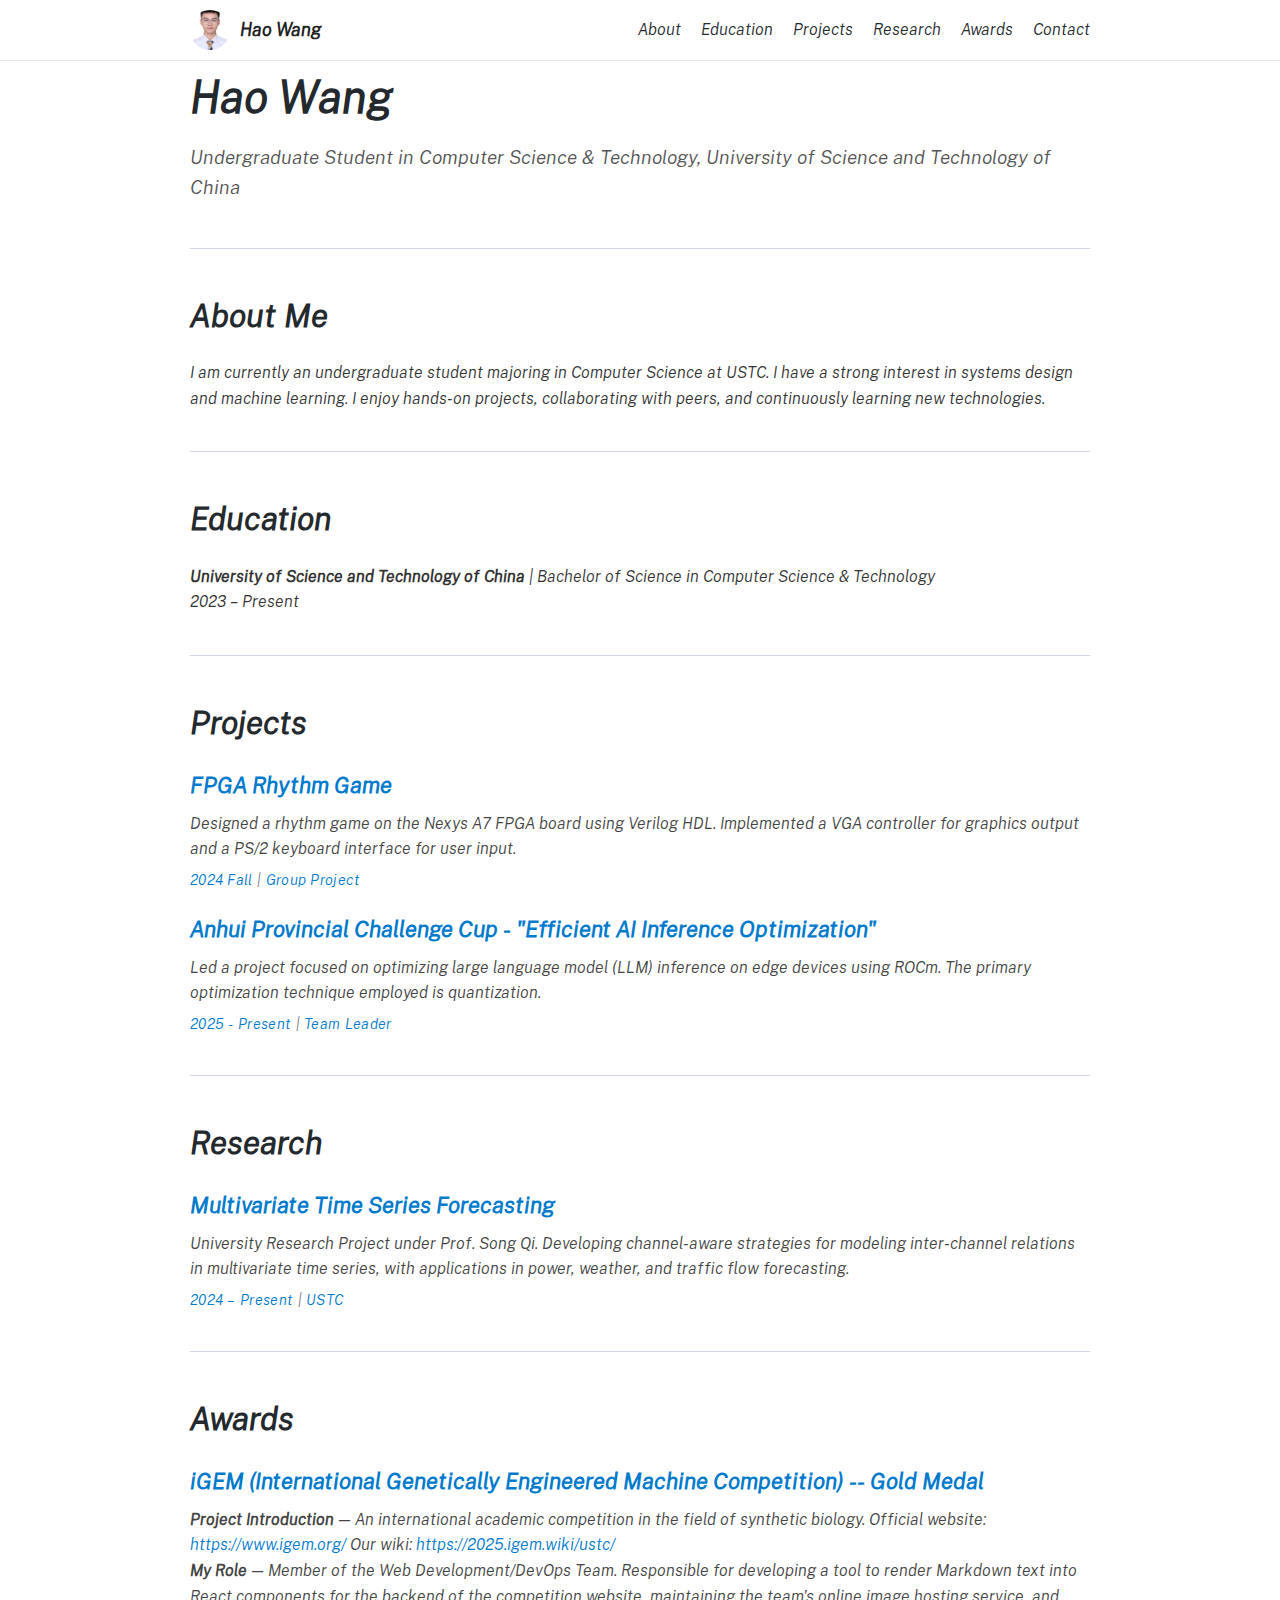
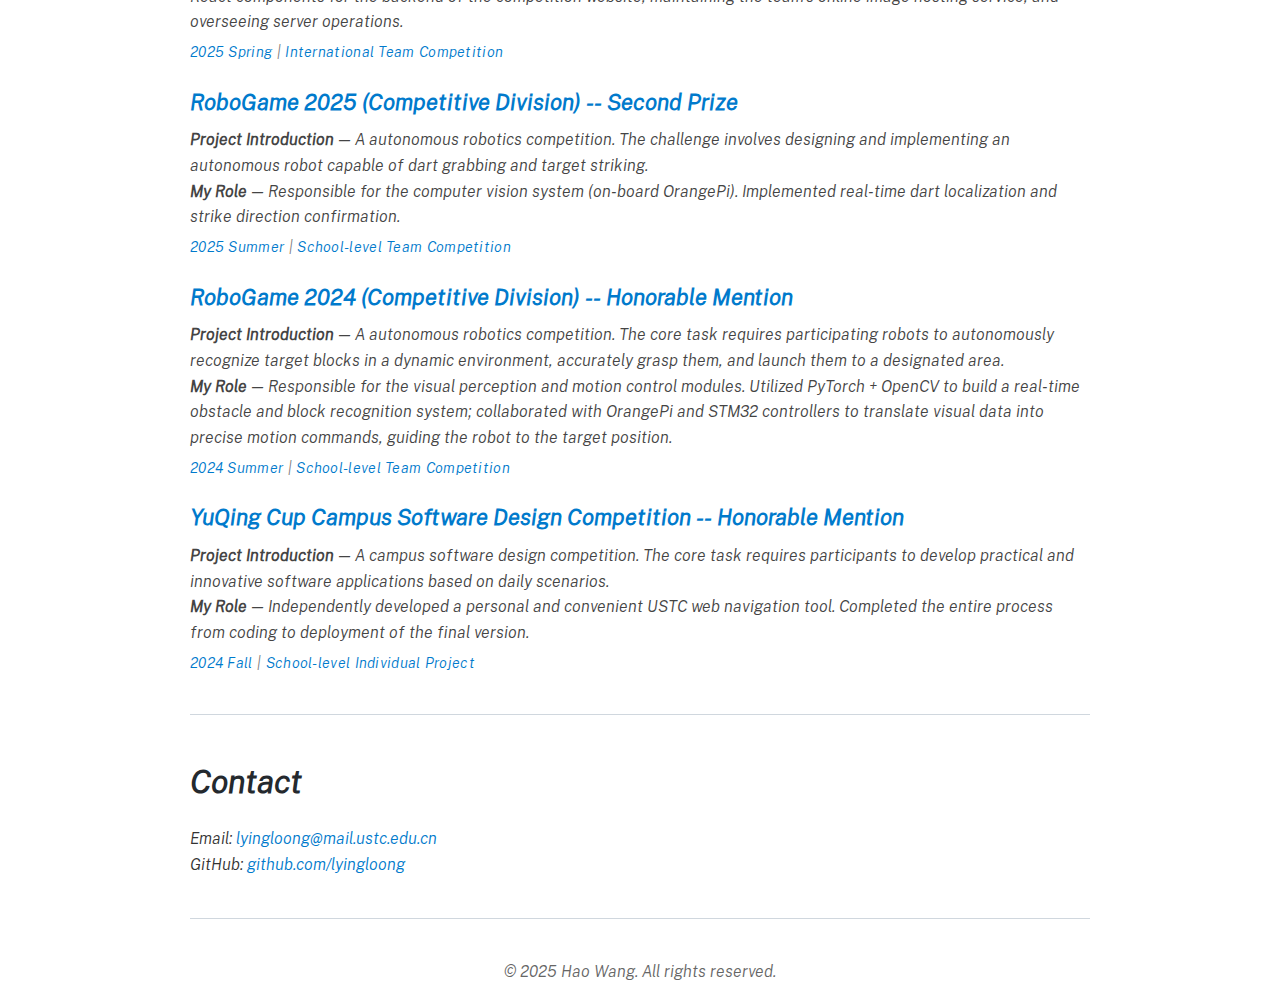
<file: index.html>
<!DOCTYPE html>
<html lang="en">
<head>
  <meta charset="UTF-8">
  <meta name="viewport" content="width=device-width, initial-scale=1">
  <title>Hao Wang | Computer Science Student</title>
  <link rel="stylesheet" href="style.css">
</head>
<body>
  <nav id="navbar">
    <div class="container nav-container">
      <a href="#home" class="nav-logo">
        <img src="avatar.jpg" alt="Hao Wang" class="nav-avatar">
        <span class="nav-name">Hao Wang</span>
      </a>
      <ul class="nav-menu">
        <li><a href="#about">About</a></li>
        <li><a href="#education">Education</a></li>
        <li><a href="#projects">Projects</a></li>
        <li><a href="#research">Research</a></li>
        <li><a href="#awards">Awards</a></li>
        <li><a href="#contact">Contact</a></li>
      </ul>
    </div>
  </nav>

  <section id="home" class="hero">
    <div class="container hero-content">
      <div class="hero-text">
        <h1>Hao Wang</h1>
        <p>Undergraduate Student in Computer Science & Technology, University of Science and Technology of China</p>
      </div>
    </div>
  </section>
  <div class="section-divider"></div>

  <section id="about" class="section">
    <div class="container">
      <h2>About Me</h2>
      <p>I am currently an undergraduate student majoring in Computer Science at USTC. I have a strong interest in systems design and machine learning. I enjoy hands-on projects, collaborating with peers, and continuously learning new technologies.</p>
    </div>
  </section>
  <div class="section-divider"></div>

  <section id="education" class="section">
    <div class="container">
      <h2>Education</h2>
      <p><strong>University of Science and Technology of China</strong> | Bachelor of Science in Computer Science & Technology <br>
        2023 – Present</p>
    </div>
  </section>
  <div class="section-divider"></div>

  <section id="projects" class="section">
    <div class="container">
        <h2>Projects</h2>
        <div class="project-list">
            <div class="project-item">
                <h3>FPGA Rhythm Game</h3>
                <p>Designed a rhythm game on the Nexys A7 FPGA board using Verilog HDL. Implemented a VGA controller for graphics output and a PS/2 keyboard interface for user input.</p>
                <p class="meta">2024 Fall <span>|</span> Group Project</p>
            </div>
            <div class="project-item">
                <h3>Anhui Provincial Challenge Cup - "Efficient AI Inference Optimization"</h3>
                <p>Led a project focused on optimizing large language model (LLM) inference on edge devices using ROCm. The primary optimization technique employed is quantization.</p>
                <p class="meta">2025 - Present <span>|</span> Team Leader</p>
            </div>
        </div>
    </div>
  </section>
  <div class="section-divider"></div>

  <section id="research" class="section">
    <div class="container">
      <h2>Research</h2>
      <div class="project-list">
        <div class="project-item">
          <h3>Multivariate Time Series Forecasting</h3>
          <p>University Research Project under Prof. Song Qi. Developing channel-aware strategies for modeling inter-channel relations in multivariate time series, with applications in power, weather, and traffic flow forecasting.</p>
          <p class="meta">2024 – Present <span>|</span> USTC</p>
        </div>
      </div>
    </div>
  </section>
  <div class="section-divider"></div>

  <section id="awards" class="section">
    <div class="container">
        <h2>Awards</h2>
        <div class="project-list">
            <div class="project-item">
                <h3>iGEM (International Genetically Engineered Machine Competition) -- Gold Medal</h3>
                <p><strong>Project Introduction</strong> — An international academic competition in the field of synthetic biology. Official website: <a href="https://www.igem.org/" target="_blank">https://www.igem.org/</a> Our wiki: <a href="https://2025.igem.wiki/ustc/" target="_blank">https://2025.igem.wiki/ustc/</a></p>
                <p><strong>My Role</strong> — Member of the Web Development/DevOps Team. Responsible for developing a tool to render Markdown text into React components for the backend of the competition website, maintaining the team's online image hosting service, and overseeing server operations.</p>
                <p class="meta">2025 Spring <span>|</span> International Team Competition</p>
            </div>
            <div class="project-item">
                <h3>RoboGame 2025 (Competitive Division) -- Second Prize</h3>
                <p><strong>Project Introduction</strong> — A autonomous robotics competition. The challenge involves designing and implementing an autonomous robot capable of dart grabbing and target striking.</p>
                <p><strong>My Role</strong> — Responsible for the computer vision system (on-board OrangePi). Implemented real-time dart localization and strike direction confirmation.</p>
                <p class="meta">2025 Summer <span>|</span> School-level Team Competition</p>
            </div>
            <div class="project-item">
                <h3>RoboGame 2024 (Competitive Division) -- Honorable Mention</h3>
                <p><strong>Project Introduction</strong> — A autonomous robotics competition. The core task requires participating robots to autonomously recognize target blocks in a dynamic environment, accurately grasp them, and launch them to a designated area.</p>
                <p><strong>My Role</strong> — Responsible for the visual perception and motion control modules. Utilized PyTorch + OpenCV to build a real-time obstacle and block recognition system; collaborated with OrangePi and STM32 controllers to translate visual data into precise motion commands, guiding the robot to the target position.</p>
                <p class="meta">2024 Summer <span>|</span> School-level Team Competition</p>
            </div>
            <div class="project-item">
                <h3>YuQing Cup Campus Software Design Competition -- Honorable Mention</h3>
                <p><strong>Project Introduction</strong> — A campus software design competition. The core task requires participants to develop practical and innovative software applications based on daily scenarios.</p>
                <p><strong>My Role</strong> — Independently developed a personal and convenient USTC web navigation tool. Completed the entire process from coding to deployment of the final version.</p>
                <p class="meta">2024 Fall <span>|</span> School-level Individual Project</p>
            </div>
        </div>
    </div>
  </section>
  <div class="section-divider"></div>

  <section id="contact" class="section">
    <div class="container">
      <h2>Contact</h2>
      <p>Email: <a href="mailto:lyingloong@mail.ustc.edu.cn">lyingloong@mail.ustc.edu.cn</a></p>
      <p>GitHub: <a href="https://github.com/lyingloong" target="_blank">github.com/lyingloong</a></p>
    </div>
  </section>
  <div class="section-divider"></div>

  <footer class="footer">
    <div class="container">
      <p>&copy; 2025 Hao Wang. All rights reserved.</p>
    </div>
  </footer>

  <script>
    // Smooth scroll
    document.querySelectorAll('a[href^=\"#\"]').forEach(anchor => {
      anchor.addEventListener('click', function(e) {
        e.preventDefault();
        const target = document.querySelector(this.getAttribute('href'));
        if (target) {
          window.scrollTo({
            top: target.offsetTop - 60,
            behavior: 'smooth'
          });
        }
      });
    });
  </script>
</body>
</html>
</file>
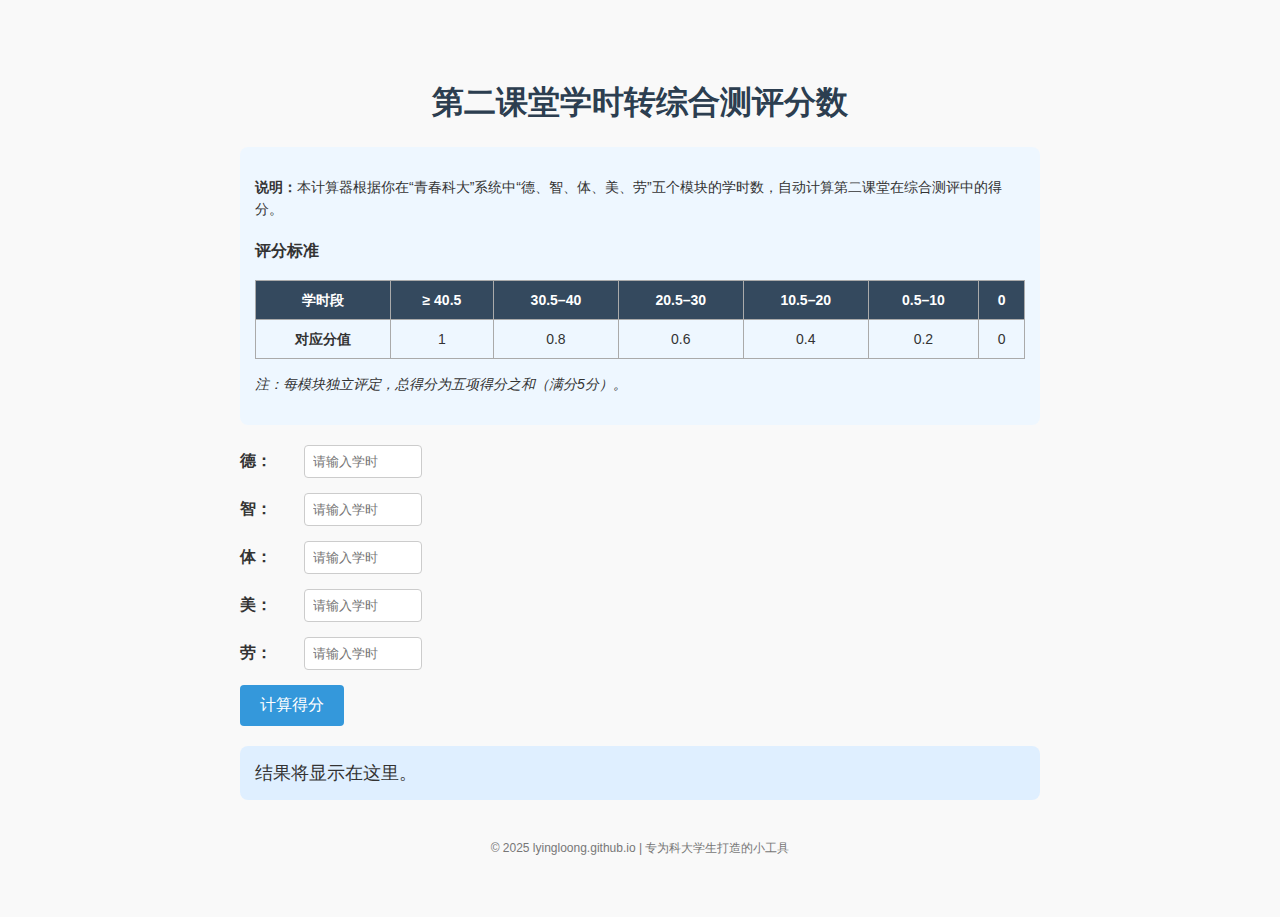
<file: score-calcculator.html>
<!DOCTYPE html>
<html lang="zh">
<head>
  <meta charset="UTF-8" />
  <meta name="viewport" content="width=device-width, initial-scale=1.0"/>
  <title>二课学时转综测分数计算器</title>
  <style>
    body {
      font-family: "Microsoft YaHei", sans-serif;
      max-width: 800px;
      margin: 40px auto;
      padding: 20px;
      background-color: #f9f9f9;
      color: #333;
    }
    h1 {
      text-align: center;
      color: #2c3e50;
    }
    .description {
      background-color: #eef7ff;
      padding: 15px;
      border-radius: 8px;
      margin-bottom: 20px;
      font-size: 14px;
      line-height: 1.6;
    }
    .form-group {
      margin-bottom: 15px;
    }
    label {
      display: inline-block;
      width: 60px;
      font-weight: bold;
    }
    input[type="number"] {
      width: 100px;
      padding: 8px;
      border: 1px solid #ccc;
      border-radius: 4px;
    }
    button {
      background-color: #3498db;
      color: white;
      padding: 10px 20px;
      border: none;
      border-radius: 4px;
      cursor: pointer;
      font-size: 16px;
    }
    button:hover {
      background-color: #2980b9;
    }
    .result {
      margin-top: 20px;
      padding: 15px;
      background-color: #dfefff;
      border-radius: 8px;
      font-size: 18px;
    }
    table {
      width: 100%;
      border-collapse: collapse;
      margin-top: 10px;
      font-size: 14px;
    }
    table, th, td {
      border: 1px solid #aaa;
    }
    th, td {
      padding: 8px;
      text-align: center;
    }
    th {
      background-color: #34495e;
      color: white;
    }
    footer {
      margin-top: 40px;
      text-align: center;
      font-size: 12px;
      color: #777;
    }
  </style>
</head>
<body>

  <h1>第二课堂学时转综合测评分数</h1>

  <div class="description">
    <p><strong>说明：</strong>本计算器根据你在“青春科大”系统中“德、智、体、美、劳”五个模块的学时数，自动计算第二课堂在综合测评中的得分。</p>
    
    <h3>评分标准</h3>
    <table>
      <tr>
        <th>学时段</th>
        <th>≥ 40.5</th>
        <th>30.5–40</th>
        <th>20.5–30</th>
        <th>10.5–20</th>
        <th>0.5–10</th>
        <th>0</th>
      </tr>
      <tr>
        <td><strong>对应分值</strong></td>
        <td>1</td>
        <td>0.8</td>
        <td>0.6</td>
        <td>0.4</td>
        <td>0.2</td>
        <td>0</td>
      </tr>
    </table>
    <p><em>注：每模块独立评定，总得分为五项得分之和（满分5分）。</em></p>
  </div>

  <div class="form-group">
    <label for="de">德：</label>
    <input type="number" id="de" placeholder="请输入学时" step="0.5" min="0" />
  </div>
  <div class="form-group">
    <label for="zhi">智：</label>
    <input type="number" id="zhi" placeholder="请输入学时" step="0.5" min="0" />
  </div>
  <div class="form-group">
    <label for="ti">体：</label>
    <input type="number" id="ti" placeholder="请输入学时" step="0.5" min="0" />
  </div>
  <div class="form-group">
    <label for="mei">美：</label>
    <input type="number" id="mei" placeholder="请输入学时" step="0.5" min="0" />
  </div>
  <div class="form-group">
    <label for="lao">劳：</label>
    <input type="number" id="lao" placeholder="请输入学时" step="0.5" min="0" />
  </div>

  <button onclick="calculateScore()">计算得分</button>

  <div class="result" id="result">
    结果将显示在这里。
  </div>

  <footer>
    &copy; 2025 lyingloong.github.io | 专为科大学生打造的小工具
  </footer>

  <script>
    function getScore(hours) {
      if (hours >= 40.5) return 1;
      else if (hours >= 30.5) return 0.8;
      else if (hours >= 20.5) return 0.6;
      else if (hours >= 10.5) return 0.4;
      else if (hours >= 0.5) return 0.2;
      else return 0;
    }

    function calculateScore() {
      const modules = ['de', 'zhi', 'ti', 'mei', 'lao'];
      let total = 0;
      let details = [];

      for (let mod of modules) {
        const input = document.getElementById(mod).value;
        const hours = parseFloat(input) || 0;
        const score = getScore(hours);
        total += score;
        details.push(`${mod === 'de' ? '德' : mod === 'zhi' ? '智' : mod === 'ti' ? '体' : mod === 'mei' ? '美' : '劳'}: ${hours}学时 → ${score}分`);
      }

      const resultDiv = document.getElementById('result');
      resultDiv.innerHTML = `
        <p><strong>各模块得分：</strong></p>
        <ul>${details.map(d => `<li>${d}</li>`).join('')}</ul>
        <p><strong>二课总得分（满分5分）：${total.toFixed(2)} 分</strong></p>
      `;
    }
  </script>
</body>
</html>
</file>
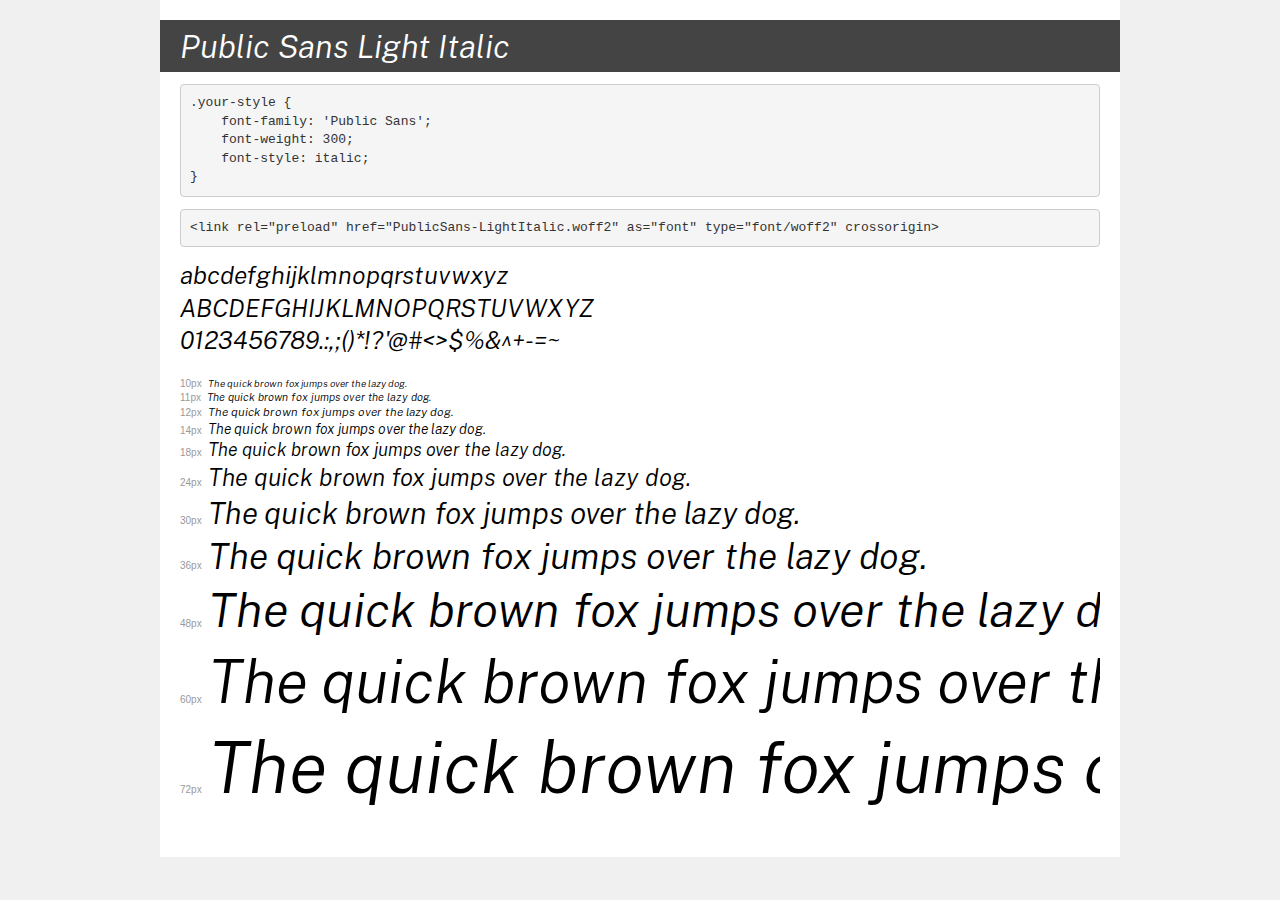
<file: fonts/public-sans-light-italic/demo.html>
<!DOCTYPE html>
<html lang="en">
<head>
    <meta charset="utf-8">
    <meta http-equiv="X-UA-Compatible" content="IE=edge">
    <meta name="viewport" content="width=device-width, initial-scale=1">
    <meta name="robots" content="noindex, noarchive">
    <meta name="format-detection" content="telephone=no">
    <title>Transfonter demo</title>
    <link href="stylesheet.css" rel="stylesheet">
    <style>
        /*
        http://meyerweb.com/eric/tools/css/reset/
        v2.0 | 20110126
        License: none (public domain)
        */
        html, body, div, span, applet, object, iframe,
        h1, h2, h3, h4, h5, h6, p, blockquote, pre,
        a, abbr, acronym, address, big, cite, code,
        del, dfn, em, img, ins, kbd, q, s, samp,
        small, strike, strong, sub, sup, tt, var,
        b, u, i, center,
        dl, dt, dd, ol, ul, li,
        fieldset, form, label, legend,
        table, caption, tbody, tfoot, thead, tr, th, td,
        article, aside, canvas, details, embed,
        figure, figcaption, footer, header, hgroup,
        menu, nav, output, ruby, section, summary,
        time, mark, audio, video {
            margin: 0;
            padding: 0;
            border: 0;
            font-size: 100%;
            font: inherit;
            vertical-align: baseline;
        }
        /* HTML5 display-role reset for older browsers */
        article, aside, details, figcaption, figure,
        footer, header, hgroup, menu, nav, section {
            display: block;
        }
        body {
            line-height: 1;
        }
        ol, ul {
            list-style: none;
        }
        blockquote, q {
            quotes: none;
        }
        blockquote:before, blockquote:after,
        q:before, q:after {
            content: '';
            content: none;
        }
        table {
            border-collapse: collapse;
            border-spacing: 0;
        }
        /* demo styles */
        body {
            background: #f0f0f0;
            color: #000;
        }
        .page {
            background: #fff;
            width: 920px;
            margin: 0 auto;
            padding: 20px 20px 0 20px;
            overflow: hidden;
        }
        .font-container {
            overflow-x: auto;
            overflow-y: hidden;
            margin-bottom: 40px;
            line-height: 1.3;
            white-space: nowrap;
            padding-bottom: 5px;
        }
        h1 {
            position: relative;
            background: #444;
            font-size: 32px;
            color: #fff;
            padding: 10px 20px;
            margin: 0 -20px 12px -20px;
        }
        .letters {
            font-size: 25px;
            margin-bottom: 20px;
        }
        .s10:before {
            content: '10px';
        }
        .s11:before {
            content: '11px';
        }
        .s12:before {
            content: '12px';
        }
        .s14:before {
            content: '14px';
        }
        .s18:before {
            content: '18px';
        }
        .s24:before {
            content: '24px';
        }
        .s30:before {
            content: '30px';
        }
        .s36:before {
            content: '36px';
        }
        .s48:before {
            content: '48px';
        }
        .s60:before {
            content: '60px';
        }
        .s72:before {
            content: '72px';
        }
        .s10:before, .s11:before, .s12:before, .s14:before,
        .s18:before, .s24:before, .s30:before, .s36:before,
        .s48:before, .s60:before, .s72:before {
            font-family: Arial, sans-serif;
            font-size: 10px;
            font-weight: normal;
            font-style: normal;
            color: #999;
            padding-right: 6px;
        }
        pre {
            display: block;
            padding: 9px;
            margin: 0 0 12px;
            font-family: Monaco, Menlo, Consolas, "Courier New", monospace;
            font-size: 13px;
            line-height: 1.428571429;
            color: #333;
            font-weight: normal;
            font-style: normal;
            background-color: #f5f5f5;
            border: 1px solid #ccc;
            overflow-x: auto;
            border-radius: 4px;
        }
        /* responsive */
        @media (max-width: 959px) {
            .page {
                width: auto;
                margin: 0;
            }
        }
    </style>
</head>
<body>
<div class="page">
    <div class="demo">
        <h1 style="font-family: 'Public Sans'; font-weight: 300; font-style: italic;">Public Sans Light Italic</h1>
        <pre title="Usage">.your-style {
    font-family: 'Public Sans';
    font-weight: 300;
    font-style: italic;
}</pre>
        <pre title="Preload (optional)">
&lt;link rel=&quot;preload&quot; href=&quot;PublicSans-LightItalic.woff2&quot; as=&quot;font&quot; type=&quot;font/woff2&quot; crossorigin&gt;</pre>
        <div class="font-container" style="font-family: 'Public Sans'; font-weight: 300; font-style: italic;">
            <p class="letters">
                abcdefghijklmnopqrstuvwxyz<br>
ABCDEFGHIJKLMNOPQRSTUVWXYZ<br>
                0123456789.:,;()*!?'@#&lt;&gt;$%&^+-=~
            </p>
            <p class="s10" style="font-size: 10px;">The quick brown fox jumps over the lazy dog.</p>
            <p class="s11" style="font-size: 11px;">The quick brown fox jumps over the lazy dog.</p>
            <p class="s12" style="font-size: 12px;">The quick brown fox jumps over the lazy dog.</p>
            <p class="s14" style="font-size: 14px;">The quick brown fox jumps over the lazy dog.</p>
            <p class="s18" style="font-size: 18px;">The quick brown fox jumps over the lazy dog.</p>
            <p class="s24" style="font-size: 24px;">The quick brown fox jumps over the lazy dog.</p>
            <p class="s30" style="font-size: 30px;">The quick brown fox jumps over the lazy dog.</p>
            <p class="s36" style="font-size: 36px;">The quick brown fox jumps over the lazy dog.</p>
            <p class="s48" style="font-size: 48px;">The quick brown fox jumps over the lazy dog.</p>
            <p class="s60" style="font-size: 60px;">The quick brown fox jumps over the lazy dog.</p>
            <p class="s72" style="font-size: 72px;">The quick brown fox jumps over the lazy dog.</p>
        </div>
    </div>

</div>
</body>
</html>
</file>
<file: style.css>
/* font */
@font-face {
    font-family: 'Public Sans';
    src: url('fonts/public-sans-light-italic/PublicSans-LightItalic.woff2') format('woff2'),
        url('fonts/public-sans-light-italic/PublicSans-LightItalic.woff') format('woff');
    font-weight: 300;
    font-style: italic;
    font-display: swap;
}

/* Reset & basic */
* {
  margin: 0;
  padding: 0;
  box-sizing: border-box;
}
body {
  font-family: 'Public Sans', Arial, sans-serif;
  line-height: 1.6;
  color: #333;
  background-color: white;
}
a {
  color: #007acc;
  text-decoration: none;
}
a:hover {
  text-decoration: underline;
}

/* Container */
.container {
  width: 90%;
  max-width: 900px;
  margin: 0 auto;
  padding: 20px 0;
}

/* Navigation */
nav {
  position: fixed;
  width: 100%;
  top: 0;
  left: 0;
  background: #fff;
  border-bottom: 1px solid #e1e4e8;
  z-index: 1000;
}
.nav-container {
  width: 90%;
  max-width: 900px;
  margin: 0 auto;
  display: flex;
  justify-content: space-between;
  align-items: center;
  padding: 10px 0;
}
.nav-logo {
  display: inline-flex; 
  align-items: center;
  gap: 10px;        
  text-decoration: none;
  color: #222;
  font-weight: 600;
  font-size: 18px;
  transition: color .2s;
}
.nav-avatar {
  width: 40px;
  height: 40px;
  border-radius: 50%;
  object-fit: cover;
}
.nav-name {
  line-height: 1.2;
}
.nav-menu {
  list-style: none;
  display: flex;
}
.nav-menu li {
  margin-left: 20px;
}
.nav-menu li a {
  padding: 5px 0;
  font-size: 1em;
  color: #24292e;
}
.nav-menu li a.active {
  border-bottom: 2px solid #007acc;
}

/* Hero section */
.hero {
  padding-top: 40px; /* make room for fixed nav */
  background: white;
}
.hero-content {
  display: flex;
  flex-direction: column;
  align-items: center;
  text-align: center;
}
.hero-text h1 {
  font-size: 2.8em;
  margin-bottom: 10px;
  color: #24292e;
}
.hero-text p {
  font-size: 1.2em;
  margin-bottom: 5px;
  color: #555;
}

/* Sections */
.section {
  background: #fff;
  border-radius: 6px;
  margin-bottom: 0px;
  padding: 0 20px;
}
.section h2 {
  font-size: 2em;
  margin-bottom: 20px;
  color: #24292e;
}
.project-list {
  display: grid;
  grid-template-columns: 1fr;
  gap: 20px;
}
.project-item h3 {
  font-size: 1.4em;
  color: #007acc;
  margin-bottom: 8px;
}
.project-item p {
  color: #444;
}
.project-item .meta {
  margin-top: .4em;
  font-size: .9rem;
  color: #007acc;
  letter-spacing: .3px;
}
.project-item .meta span{
  color: #777;
}

/* Divider */
.section-divider {            
  height: 1px;             
  background: #d0d7de;     
  margin: 20px auto;        
  border: none;     
  width: 90%;   
  max-width: 900px;
}

/* Footer */
.footer {
  text-align: center;
  padding: 0 0;
  color: #666;
  background: #fff;
  border-top: 0 solid #e1e4e8;
}

/* Responsive */
@media (min-width: 768px) {
  .hero-content {
    flex-direction: row;
    justify-content: space-between;
    text-align: left;
    align-items: center;
  }
  .hero-img {
    margin-left: 40px;
  }
}
</file>
<file: fonts/public-sans-light-italic/stylesheet.css>
@font-face {
    font-family: 'Public Sans';
    src: url('PublicSans-LightItalic.woff2') format('woff2'),
        url('PublicSans-LightItalic.woff') format('woff');
    font-weight: 300;
    font-style: italic;
    font-display: swap;
}
</file>
